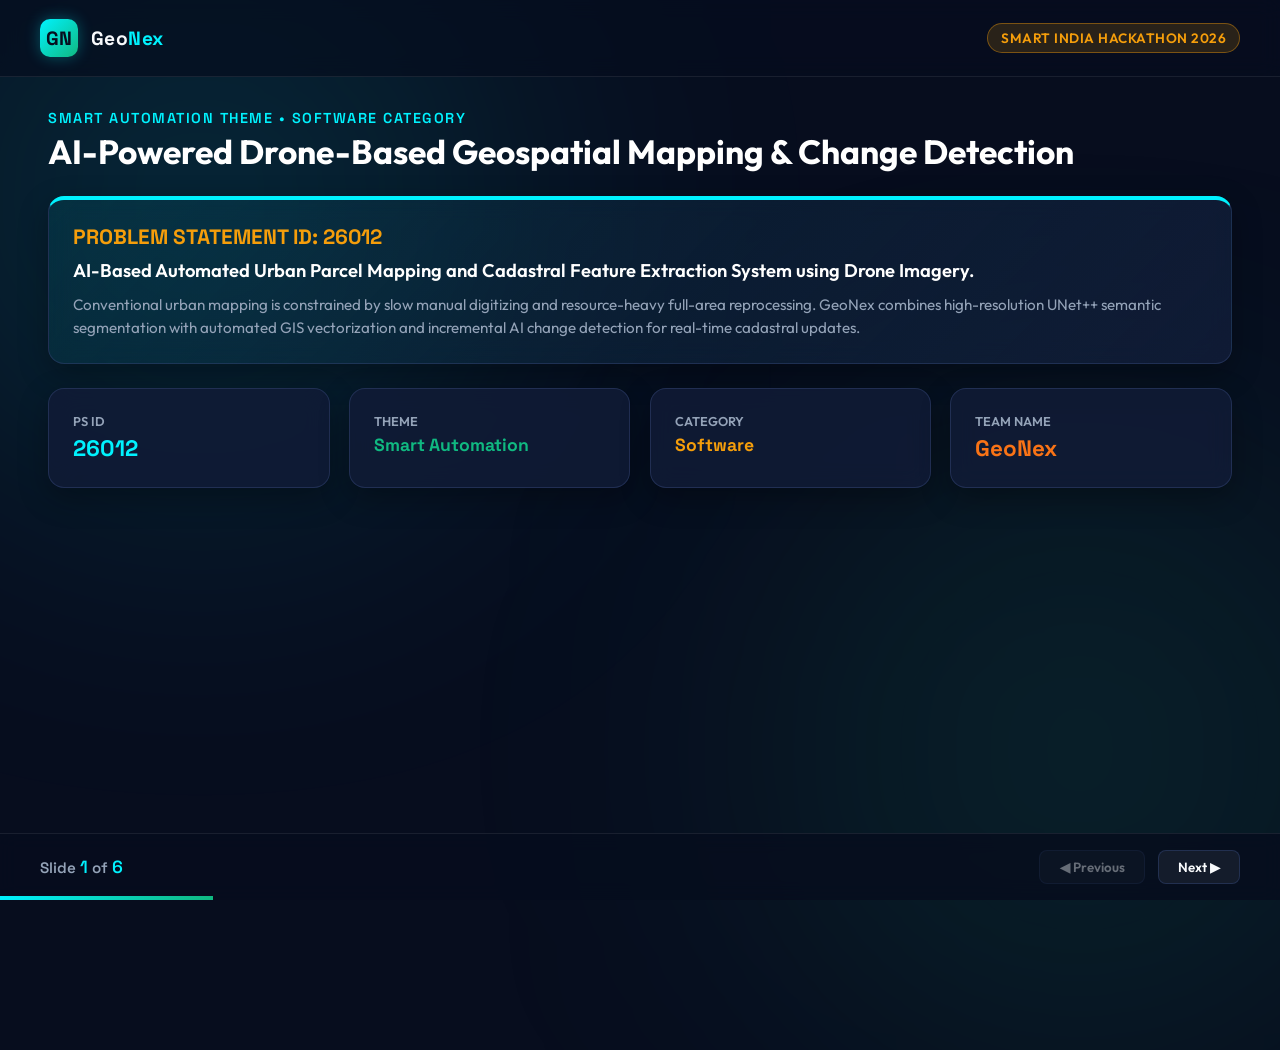
<file: presentation.html>
<!DOCTYPE html>
<html lang="en">
<head>
  <meta charset="UTF-8">
  <meta name="viewport" content="width=device-width, initial-scale=1.0">
  <title>GeoNex - Smart India Hackathon 2026 Presentation</title>
  <link rel="preconnect" href="https://fonts.googleapis.com">
  <link rel="preconnect" href="https://fonts.gstatic.com" crossorigin>
  <link href="https://fonts.googleapis.com/css2?family=Outfit:wght@300;400;500;600;700;800&family=Space+Grotesk:wght@400;500;600;700&display=swap" rel="stylesheet">
  <link rel="stylesheet" href="https://cdnjs.cloudflare.com/ajax/libs/font-awesome/6.4.0/css/all.min.css">
  <style>
    :root {
      --bg-dark: #070D1E;
      --card-bg: rgba(17, 28, 55, 0.85);
      --card-border: rgba(45, 62, 105, 0.6);
      --text-main: #F8FAFC;
      --text-muted: #94A3B8;
      --cyan: #00F2FE;
      --cyan-glow: rgba(0, 242, 254, 0.3);
      --emerald: #10B981;
      --emerald-glow: rgba(16, 185, 129, 0.3);
      --gold: #F59E0B;
      --orange: #F97316;
      --purple: #8B5CF6;
      --red: #EF4444;
    }

    * {
      box-sizing: border-box;
      margin: 0;
      padding: 0;
    }

    body {
      background-color: var(--bg-dark);
      color: var(--text-main);
      font-family: 'Outfit', sans-serif;
      overflow: hidden;
      height: 100vh;
      width: 100vw;
      user-select: none;
    }

    /* Ambient background glowing circles */
    .bg-glow {
      position: absolute;
      width: 600px;
      height: 600px;
      border-radius: 50%;
      filter: blur(140px);
      pointer-events: none;
      z-index: 0;
    }
    .glow-1 { top: -100px; left: -100px; background: rgba(0, 242, 254, 0.12); }
    .glow-2 { bottom: -150px; right: -100px; background: rgba(16, 185, 129, 0.12); }

    /* Slide Deck Viewport */
    .deck-container {
      position: relative;
      width: 100vw;
      height: 100vh;
      display: flex;
      flex-direction: column;
      justify-content: space-between;
      z-index: 1;
    }

    /* Top Navigation / Header bar */
    header {
      display: flex;
      justify-content: space-between;
      align-items: center;
      padding: 1.2rem 2.5rem;
      border-bottom: 1px solid rgba(255, 255, 255, 0.08);
      backdrop-filter: blur(10px);
      background: rgba(7, 13, 30, 0.7);
    }

    .brand {
      display: flex;
      align-items: center;
      gap: 0.8rem;
    }

    .brand-logo {
      width: 38px;
      height: 38px;
      background: linear-gradient(135deg, var(--cyan), var(--emerald));
      border-radius: 10px;
      display: flex;
      align-items: center;
      justify-content: center;
      font-family: 'Space Grotesk', sans-serif;
      font-weight: 800;
      font-size: 1.2rem;
      color: #070D1E;
      box-shadow: 0 0 15px var(--cyan-glow);
    }

    .brand-title {
      font-family: 'Space Grotesk', sans-serif;
      font-size: 1.2rem;
      font-weight: 700;
      letter-spacing: 0.5px;
    }
    .brand-title span { color: var(--cyan); }

    .sih-tag {
      background: rgba(245, 158, 11, 0.15);
      border: 1px solid rgba(245, 158, 11, 0.4);
      color: var(--gold);
      padding: 0.3rem 0.8rem;
      border-radius: 20px;
      font-size: 0.85rem;
      font-weight: 600;
      letter-spacing: 0.5px;
    }

    /* Main Slide Content Area */
    .slide-stage {
      flex: 1;
      position: relative;
      overflow: hidden;
    }

    .slide {
      position: absolute;
      top: 0;
      left: 0;
      width: 100%;
      height: 100%;
      padding: 2rem 3rem;
      opacity: 0;
      visibility: hidden;
      transform: translateY(20px) scale(0.98);
      transition: all 0.4s cubic-bezier(0.16, 1, 0.3, 1);
      display: flex;
      flex-direction: column;
    }

    .slide.active {
      opacity: 1;
      visibility: visible;
      transform: translateY(0) scale(1);
    }

    .slide-header {
      margin-bottom: 1.5rem;
    }

    .slide-sub {
      color: var(--cyan);
      font-family: 'Space Grotesk', sans-serif;
      font-size: 0.9rem;
      font-weight: 600;
      text-transform: uppercase;
      letter-spacing: 1.5px;
      margin-bottom: 0.3rem;
    }

    .slide-title {
      font-size: 2.1rem;
      font-weight: 700;
      color: #FFFFFF;
      line-height: 1.2;
    }

    /* Grid Layouts & Cards */
    .grid-2 {
      display: grid;
      grid-template-columns: 1fr 1fr;
      gap: 1.8rem;
      flex: 1;
    }

    .grid-3 {
      display: grid;
      grid-template-columns: repeat(3, 1fr);
      gap: 1.5rem;
      flex: 1;
    }

    .grid-4 {
      display: grid;
      grid-template-columns: repeat(4, 1fr);
      gap: 1.2rem;
    }

    .card {
      background: var(--card-bg);
      border: 1px solid var(--card-border);
      border-radius: 16px;
      padding: 1.5rem;
      backdrop-filter: blur(12px);
      box-shadow: 0 10px 30px rgba(0, 0, 0, 0.3);
      display: flex;
      flex-direction: column;
      position: relative;
      overflow: hidden;
      transition: border-color 0.3s ease;
    }

    .card:hover {
      border-color: rgba(0, 242, 254, 0.5);
    }

    .card.cyan-border { border-top: 4px solid var(--cyan); }
    .card.emerald-border { border-top: 4px solid var(--emerald); }
    .card.gold-border { border-top: 4px solid var(--gold); }
    .card.purple-border { border-top: 4px solid var(--purple); }

    .card-title {
      font-size: 1.15rem;
      font-weight: 700;
      margin-bottom: 0.8rem;
      display: flex;
      align-items: center;
      gap: 0.5rem;
    }

    .bullet-list {
      list-style: none;
      display: flex;
      flex-direction: column;
      gap: 0.65rem;
    }

    .bullet-list li {
      font-size: 0.95rem;
      color: var(--text-main);
      line-height: 1.45;
      position: relative;
      padding-left: 1.4rem;
    }

    .bullet-list li::before {
      content: '◆';
      position: absolute;
      left: 0;
      color: var(--cyan);
      font-size: 0.75rem;
      top: 2px;
    }

    .bullet-list.emerald li::before { color: var(--emerald); }
    .bullet-list.gold li::before { color: var(--gold); }

    /* Pipeline Flow Cards (Slide 2 & 3) */
    .flow-steps {
      display: flex;
      flex-direction: column;
      gap: 0.75rem;
      flex: 1;
    }

    .flow-step {
      background: rgba(255, 255, 255, 0.03);
      border: 1px solid var(--card-border);
      border-left: 4px solid var(--cyan);
      border-radius: 10px;
      padding: 0.75rem 1.2rem;
      display: flex;
      align-items: center;
      justify-content: space-between;
    }

    .flow-step .num {
      font-family: 'Space Grotesk', sans-serif;
      font-weight: 700;
      color: var(--cyan);
      font-size: 1rem;
      margin-right: 1rem;
    }

    .flow-step .label {
      font-weight: 600;
      font-size: 1rem;
    }

    .flow-step .desc {
      font-size: 0.85rem;
      color: var(--text-muted);
    }

    /* Comparison Diagram (Slide 5) */
    .comp-container {
      display: flex;
      flex-direction: column;
      gap: 1.2rem;
    }

    .comp-box {
      border-radius: 12px;
      padding: 1.2rem;
      display: flex;
      flex-direction: column;
      gap: 0.6rem;
    }

    .comp-box.traditional {
      background: rgba(239, 68, 68, 0.08);
      border: 1px solid rgba(239, 68, 68, 0.3);
    }

    .comp-box.proposed {
      background: rgba(16, 185, 129, 0.08);
      border: 1px solid rgba(16, 185, 129, 0.4);
      box-shadow: 0 0 20px rgba(16, 185, 129, 0.15);
    }

    .comp-title {
      font-family: 'Space Grotesk', sans-serif;
      font-weight: 700;
      font-size: 1rem;
    }

    .comp-box.traditional .comp-title { color: #FCA5A5; }
    .comp-box.proposed .comp-title { color: #6EE7B7; }

    .flow-arrows {
      display: flex;
      align-items: center;
      gap: 0.5rem;
      font-weight: 600;
      font-size: 0.9rem;
      flex-wrap: wrap;
    }

    .flow-pill {
      background: rgba(255, 255, 255, 0.08);
      padding: 0.35rem 0.75rem;
      border-radius: 8px;
      font-size: 0.85rem;
    }

    .arrow-icon { color: var(--cyan); font-weight: 800; }

    /* Quote Banner */
    .quote-banner {
      background: linear-gradient(135deg, rgba(245, 158, 11, 0.15), rgba(7, 13, 30, 0.9));
      border: 1px solid var(--gold);
      border-radius: 14px;
      padding: 1rem 1.8rem;
      text-align: center;
      font-size: 1.25rem;
      font-weight: 600;
      font-style: italic;
      color: var(--gold);
      box-shadow: 0 0 25px rgba(245, 158, 11, 0.2);
    }

    /* Custom System Architecture Pipeline Styles */
    .arch-diagram-container {
      display: flex;
      flex-direction: column;
      gap: 0.8rem;
      height: 100%;
      justify-content: space-between;
    }

    .pipeline-row {
      display: grid;
      grid-template-columns: repeat(6, 1fr);
      gap: 0.65rem;
      align-items: stretch;
    }

    .stage-box {
      background: rgba(17, 28, 55, 0.9);
      border-radius: 12px;
      border: 1px solid var(--card-border);
      padding: 0.75rem 0.65rem;
      display: flex;
      flex-direction: column;
      justify-content: space-between;
      position: relative;
      transition: all 0.3s ease;
      box-shadow: 0 4px 15px rgba(0,0,0,0.3);
    }

    .stage-box:hover {
      transform: translateY(-2px);
      box-shadow: 0 8px 25px rgba(0,0,0,0.4);
    }

    .stage-box.st-1 { border-top: 4px solid #3B82F6; }
    .stage-box.st-2 { border-top: 4px solid #10B981; }
    .stage-box.st-3 { border-top: 4px solid #8B5CF6; }
    .stage-box.st-4 { border-top: 4px solid #06B6D4; }
    .stage-box.st-5 { border-top: 4px solid #F59E0B; }
    .stage-box.st-6 { border-top: 4px solid #EF4444; }

    .stage-header-title {
      font-family: 'Space Grotesk', sans-serif;
      font-weight: 700;
      font-size: 0.82rem;
      line-height: 1.25;
      margin-bottom: 0.5rem;
    }

    .st-1 .stage-header-title { color: #60A5FA; }
    .st-2 .stage-header-title { color: #34D399; }
    .st-3 .stage-header-title { color: #A78BFA; }
    .st-4 .stage-header-title { color: #22D3EE; }
    .st-5 .stage-header-title { color: #FBBF24; }
    .st-6 .stage-header-title { color: #F87171; }

    .stage-content {
      display: flex;
      flex-direction: column;
      gap: 0.4rem;
      flex: 1;
    }

    .item-row {
      display: flex;
      align-items: center;
      gap: 0.4rem;
      font-size: 0.72rem;
      color: var(--text-main);
      background: rgba(255, 255, 255, 0.04);
      padding: 0.3rem 0.45rem;
      border-radius: 6px;
      border: 1px solid rgba(255, 255, 255, 0.05);
    }

    .item-row i {
      font-size: 0.8rem;
      width: 14px;
      text-align: center;
    }

    .badge-box {
      background: rgba(0, 0, 0, 0.35);
      border-radius: 6px;
      padding: 0.4rem;
      border: 1px solid rgba(255, 255, 255, 0.08);
      margin-top: auto;
    }

    .badge-box-title {
      font-size: 0.68rem;
      font-weight: 700;
      text-transform: uppercase;
      letter-spacing: 0.5px;
      margin-bottom: 0.25rem;
      display: flex;
      align-items: center;
      gap: 0.3rem;
    }

    .mask-tags {
      display: flex;
      flex-wrap: wrap;
      gap: 0.25rem;
    }

    .tag-chip {
      font-size: 0.65rem;
      padding: 0.15rem 0.4rem;
      border-radius: 4px;
      font-weight: 600;
      display: inline-flex;
      align-items: center;
      gap: 0.2rem;
    }

    .tag-chip.bldg { background: rgba(255, 87, 34, 0.2); color: #FF7043; border: 1px solid rgba(255, 87, 34, 0.4); }
    .tag-chip.road { background: rgba(96, 125, 139, 0.2); color: #90A4AE; border: 1px solid rgba(96, 125, 139, 0.4); }
    .tag-chip.water { background: rgba(2, 136, 209, 0.2); color: #29B6F6; border: 1px solid rgba(2, 136, 209, 0.4); }
    .tag-chip.roof { background: rgba(233, 30, 99, 0.2); color: #EC407A; border: 1px solid rgba(233, 30, 99, 0.4); }

    .tag-chip.ch-new { background: rgba(16, 185, 129, 0.2); color: #34D399; }
    .tag-chip.ch-rem { background: rgba(239, 68, 68, 0.2); color: #F87171; }
    .tag-chip.ch-mod { background: rgba(245, 158, 11, 0.2); color: #FBBF24; }

    /* Lower Tech Stack Row */
    .tech-stack-row {
      display: grid;
      grid-template-columns: repeat(4, 1fr);
      gap: 0.75rem;
      margin-top: 0.4rem;
    }

    .stack-box {
      background: var(--card-bg);
      border: 1px solid var(--card-border);
      border-radius: 12px;
      padding: 0.85rem;
      display: flex;
      flex-direction: column;
      gap: 0.5rem;
      box-shadow: 0 4px 20px rgba(0, 0, 0, 0.25);
      backdrop-filter: blur(12px);
    }

    .stack-box-title {
      font-family: 'Space Grotesk', sans-serif;
      font-size: 0.88rem;
      font-weight: 700;
      display: flex;
      align-items: center;
      gap: 0.5rem;
    }

    .stack-items {
      list-style: none;
      display: flex;
      flex-direction: column;
      gap: 0.35rem;
    }

    .stack-items li {
      font-size: 0.76rem;
      color: var(--text-main);
      display: flex;
      align-items: center;
      gap: 0.4rem;
    }

    .stack-items li::before {
      content: '▸';
      color: var(--cyan);
      font-size: 0.7rem;
    }

    /* Bottom Control Bar */
    footer {
      display: flex;
      justify-content: space-between;
      align-items: center;
      padding: 1rem 2.5rem;
      border-top: 1px solid rgba(255, 255, 255, 0.08);
      background: rgba(7, 13, 30, 0.85);
      backdrop-filter: blur(10px);
    }

    .slide-counter {
      font-family: 'Space Grotesk', sans-serif;
      font-weight: 600;
      font-size: 0.95rem;
      color: var(--text-muted);
    }
    .slide-counter span { color: var(--cyan); font-size: 1.1rem; }

    .nav-buttons {
      display: flex;
      gap: 0.8rem;
    }

    .nav-btn {
      background: rgba(255, 255, 255, 0.06);
      border: 1px solid var(--card-border);
      color: var(--text-main);
      padding: 0.5rem 1.2rem;
      border-radius: 8px;
      font-family: 'Outfit', sans-serif;
      font-weight: 600;
      cursor: pointer;
      transition: all 0.2s ease;
      display: flex;
      align-items: center;
      gap: 0.4rem;
    }

    .nav-btn:hover {
      background: var(--cyan);
      color: #070D1E;
      border-color: var(--cyan);
      box-shadow: 0 0 15px var(--cyan-glow);
    }

    /* Progress bar */
    .progress-bar {
      position: absolute;
      bottom: 0;
      left: 0;
      height: 4px;
      background: linear-gradient(90deg, var(--cyan), var(--emerald));
      width: 16.66%;
      transition: width 0.4s ease;
    }
  </style>
</head>
<body>

  <div class="bg-glow glow-1"></div>
  <div class="bg-glow glow-2"></div>

  <div class="deck-container">
    
    <!-- Top Header -->
    <header>
      <div class="brand">
        <div class="brand-logo">GN</div>
        <div class="brand-title">Geo<span>Nex</span></div>
      </div>
      <div class="sih-tag">SMART INDIA HACKATHON 2026</div>
    </header>

    <!-- Slide Stage -->
    <main class="slide-stage">

      <!-- ==========================================
           SLIDE 1: TITLE & OVERVIEW
           ========================================== -->
      <section class="slide active" id="slide-1">
        <div class="slide-header">
          <div class="slide-sub">Smart Automation Theme • Software Category</div>
          <h1 class="slide-title">AI-Powered Drone-Based Geospatial Mapping & Change Detection</h1>
        </div>

        <div style="display: flex; flex-direction: column; gap: 1.5rem; flex: 1;">
          <!-- Hero Card -->
          <div class="card cyan-border" style="background: linear-gradient(135deg, rgba(0, 242, 254, 0.08), rgba(17, 28, 55, 0.9));">
            <h2 style="font-size: 1.3rem; color: var(--gold); margin-bottom: 0.5rem; font-family: 'Space Grotesk', sans-serif;">
              PROBLEM STATEMENT ID: 26012
            </h2>
            <p style="font-size: 1.15rem; font-weight: 600; line-height: 1.4; color: #FFF; margin-bottom: 0.6rem;">
              AI-Based Automated Urban Parcel Mapping and Cadastral Feature Extraction System using Drone Imagery.
            </p>
            <p style="color: var(--text-muted); font-size: 0.95rem; line-height: 1.5;">
              Conventional urban mapping is constrained by slow manual digitizing and resource-heavy full-area reprocessing. GeoNex combines high-resolution UNet++ semantic segmentation with automated GIS vectorization and incremental AI change detection for real-time cadastral updates.
            </p>
          </div>

          <!-- Metadata 4-Grid -->
          <div class="grid-4">
            <div class="card">
              <div style="font-size: 0.8rem; color: var(--text-muted); font-weight: 600;">PS ID</div>
              <div style="font-size: 1.4rem; font-weight: 700; color: var(--cyan); font-family: 'Space Grotesk'; margin-top: 0.3rem;">26012</div>
            </div>
            <div class="card">
              <div style="font-size: 0.8rem; color: var(--text-muted); font-weight: 600;">THEME</div>
              <div style="font-size: 1.1rem; font-weight: 700; color: var(--emerald); font-family: 'Space Grotesk'; margin-top: 0.3rem;">Smart Automation</div>
            </div>
            <div class="card">
              <div style="font-size: 0.8rem; color: var(--text-muted); font-weight: 600;">CATEGORY</div>
              <div style="font-size: 1.1rem; font-weight: 700; color: var(--gold); font-family: 'Space Grotesk'; margin-top: 0.3rem;">Software</div>
            </div>
            <div class="card">
              <div style="font-size: 0.8rem; color: var(--text-muted); font-weight: 600;">TEAM NAME</div>
              <div style="font-size: 1.4rem; font-weight: 700; color: var(--orange); font-family: 'Space Grotesk'; margin-top: 0.3rem;">GeoNex</div>
            </div>
          </div>
        </div>
      </section>

      <!-- ==========================================
           SLIDE 2: PROBLEM & SOLUTION
           ========================================== -->
      <section class="slide" id="slide-2">
        <div class="slide-header">
          <div class="slide-sub">System Pipeline & Value Proposition</div>
          <h1 class="slide-title">How GeoNex Solves Urban Parcel Extraction</h1>
        </div>

        <div class="grid-2">
          <!-- Left: Flowchart -->
          <div class="card cyan-border">
            <div class="card-title" style="color: var(--cyan);">
              <span>⚡</span> End-to-End Pipeline Workflow
            </div>
            <div class="flow-steps">
              <div class="flow-step">
                <span class="num">01</span>
                <div>
                  <div class="label">Drone Orthomosaic Imagery</div>
                  <div class="desc">ECW / GeoTIFF high-resolution aerial rasters</div>
                </div>
              </div>
              <div class="flow-step">
                <span class="num">02</span>
                <div>
                  <div class="label">Geospatial Pre-processing</div>
                  <div class="desc">Tiling, normalization & WGS84 geo-referencing</div>
                </div>
              </div>
              <div class="flow-step">
                <span class="num">03</span>
                <div>
                  <div class="label">AI Multi-Class Segmentation</div>
                  <div class="desc">UNet++ extracts Buildings, Roads, Water, Rooftops</div>
                </div>
              </div>
              <div class="flow-step">
                <span class="num">04</span>
                <div>
                  <div class="label">GIS Vectorization & DB</div>
                  <div class="desc">Raster masks → Polygonized GeoJSON in PostGIS</div>
                </div>
              </div>
              <div class="flow-step">
                <span class="num">05</span>
                <div>
                  <div class="label">AI Change Detection Engine</div>
                  <div class="desc">Re-processes & updates ONLY modified land parcels</div>
                </div>
              </div>
            </div>
          </div>

          <!-- Right: Bullet Points -->
          <div style="display: flex; flex-direction: column; gap: 1.2rem;">
            <div class="card emerald-border" style="flex: 1;">
              <div class="card-title" style="color: var(--emerald);">
                <span>🎯</span> How It Addresses The Problem
              </div>
              <ul class="bullet-list emerald">
                <li>Automates geographic feature extraction from high-res drone imagery.</li>
                <li>Reduces manual GIS parcel mapping & digitizing effort by over 80%.</li>
                <li>Maintains a reusable master spatial PostGIS database.</li>
                <li>Subsequent surveys update only changed regions instead of full reprocessing.</li>
                <li>Provides instant map-ready GIS layers for municipal urban planning.</li>
              </ul>
            </div>

            <div class="card gold-border" style="flex: 1;">
              <div class="card-title" style="color: var(--gold);">
                <span>💡</span> Innovation & Key Uniqueness
              </div>
              <ul class="bullet-list gold">
                <li><strong>Incremental Updating:</strong> Recomputes modified parcels only.</li>
                <li><strong>Multi-Class Extraction:</strong> Buildings + Roads + Water + Rooftop types.</li>
                <li><strong>Confidence-Based Validation:</strong> Flags ambiguous masks for human verification.</li>
                <li><strong>Web GIS Dashboard:</strong> Interactive visual map analytics and layer controls.</li>
              </ul>
            </div>
          </div>
        </div>
      </section>

      <!-- ==========================================
           SLIDE 3: TECHNICAL APPROACH & SYSTEM ARCHITECTURE
           ========================================== -->
      <section class="slide" id="slide-3">
        <div class="slide-header" style="margin-bottom: 0.6rem;">
          <div class="slide-sub">Deep Learning & GIS System Architecture</div>
          <h1 class="slide-title">End-to-End Technical Workflow & Infrastructure</h1>
        </div>

        <div class="arch-diagram-container">
          <!-- TOP ROW: 6 PIPELINE STAGES -->
          <div class="pipeline-row">

            <!-- STAGE 1 -->
            <div class="stage-box st-1">
              <div class="stage-header-title">1. Input Data<br><span style="font-weight:400; opacity:0.85; font-size:0.75rem;">(Drone Imagery)</span></div>
              <div class="stage-content">
                <div class="item-row"><i class="fa-solid fa-layer-group" style="color:#60A5FA;"></i> <span><strong>ECW / GeoTIFF</strong><br><small style="color:var(--text-muted);">(Raster)</small></span></div>
                <div style="text-align:center; font-weight:700; color:#60A5FA; font-size:0.75rem;">+</div>
                <div class="item-row"><i class="fa-solid fa-draw-polygon" style="color:#60A5FA;"></i> <span><strong>Shapefiles</strong><br><small style="color:var(--text-muted);">(Vector)</small></span></div>
              </div>
            </div>

            <!-- STAGE 2 -->
            <div class="stage-box st-2">
              <div class="stage-header-title">2. Pre-processing<br><span style="font-weight:400; opacity:0.85; font-size:0.75rem;">(Geospatial Engine)</span></div>
              <div class="stage-content">
                <div class="item-row"><i class="fa-solid fa-file-check" style="color:#34D399;"></i> <span>Read & Validate</span></div>
                <div class="item-row"><i class="fa-solid fa-crop-simple" style="color:#34D399;"></i> <span>Tiling & Resize</span></div>
                <div class="item-row"><i class="fa-solid fa-sliders" style="color:#34D399;"></i> <span>Normalization (0–1)</span></div>
                <div class="item-row"><i class="fa-solid fa-earth-americas" style="color:#34D399;"></i> <span>Geo-referencing (GDAL)</span></div>
              </div>
            </div>

            <!-- STAGE 3 -->
            <div class="stage-box st-3">
              <div class="stage-header-title">3. AI Model<br><span style="font-weight:400; opacity:0.85; font-size:0.75rem;">(UNet++ Architecture)</span></div>
              <div class="stage-content">
                <div class="item-row"><i class="fa-solid fa-brain" style="color:#A78BFA;"></i> <span>Input Image ➔ UNet++</span></div>
                <div class="mask-tags" style="margin: 0.2rem 0;">
                  <span class="tag-chip bldg"><i class="fa-solid fa-building"></i> Buildings</span>
                  <span class="tag-chip road"><i class="fa-solid fa-road"></i> Roads</span>
                  <span class="tag-chip water"><i class="fa-solid fa-water"></i> Water</span>
                  <span class="tag-chip roof"><i class="fa-solid fa-house"></i> Rooftops</span>
                </div>
                <div class="badge-box">
                  <div class="badge-box-title" style="color:#A78BFA;"><i class="fa-solid fa-microchip"></i> Training</div>
                  <div style="font-size:0.65rem; color:var(--text-muted); line-height:1.35;">
                    • Loss: Dice + CE<br>
                    • Optimizer: Adam<br>
                    • Epochs & Batch Tuning
                  </div>
                </div>
              </div>
            </div>

            <!-- STAGE 4 -->
            <div class="stage-box st-4">
              <div class="stage-header-title">4. Inference & Extract<br><span style="font-weight:400; opacity:0.85; font-size:0.75rem;">(Feature Engine)</span></div>
              <div class="stage-content">
                <div class="item-row"><i class="fa-solid fa-bolt" style="color:#22D3EE;"></i> <span>New Image ➔ Model</span></div>
                <div class="mask-tags" style="margin: 0.2rem 0;">
                  <span class="tag-chip bldg">Buildings</span>
                  <span class="tag-chip road">Roads</span>
                  <span class="tag-chip water">Water</span>
                  <span class="tag-chip roof">Rooftops</span>
                </div>
                <div class="badge-box">
                  <div class="badge-box-title" style="color:#22D3EE;"><i class="fa-solid fa-wand-magic-sparkles"></i> Post-process</div>
                  <div style="font-size:0.65rem; color:var(--text-muted); line-height:1.35;">
                    • Noise Removal<br>
                    • Morphological Ops<br>
                    • Polygonization
                  </div>
                </div>
              </div>
            </div>

            <!-- STAGE 5 -->
            <div class="stage-box st-5">
              <div class="stage-header-title">5. GIS Mapping<br><span style="font-weight:400; opacity:0.85; font-size:0.75rem;">(Web Application)</span></div>
              <div class="stage-content">
                <div class="item-row"><i class="fa-solid fa-map-location-dot" style="color:#FBBF24;"></i> <span>Map Visualizer</span></div>
                <div class="mask-tags" style="margin: 0.2rem 0;">
                  <span class="tag-chip bldg">Buildings</span>
                  <span class="tag-chip road">Roads</span>
                  <span class="tag-chip water">Water</span>
                  <span class="tag-chip roof">Rooftops</span>
                </div>
                <div class="item-row" style="margin-top:auto;"><i class="fa-solid fa-file-code" style="color:#FBBF24;"></i> <span><strong>GeoJSON / Shapefile</strong><br><small style="color:var(--text-muted);">(Vector Output)</small></span></div>
              </div>
            </div>

            <!-- STAGE 6 -->
            <div class="stage-box st-6">
              <div class="stage-header-title">6. Change Detection<br><span style="font-weight:400; opacity:0.85; font-size:0.75rem;">(& DB Update)</span></div>
              <div class="stage-content">
                <div class="item-row"><i class="fa-solid fa-right-left" style="color:#F87171;"></i> <span>2025 vs 2026 Survey</span></div>
                <div class="mask-tags" style="margin: 0.2rem 0;">
                  <span class="tag-chip ch-new">+ New</span>
                  <span class="tag-chip ch-rem">- Removed</span>
                  <span class="tag-chip ch-mod">~ Modified</span>
                </div>
                <div class="badge-box" style="background: rgba(239, 68, 68, 0.15); border-color: rgba(239, 68, 68, 0.4);">
                  <div class="badge-box-title" style="color:#F87171;"><i class="fa-solid fa-database"></i> Update Database</div>
                  <div style="font-size:0.65rem; color:var(--text-muted);">Incremental PostGIS Sync</div>
                </div>
              </div>
            </div>

          </div> <!-- /pipeline-row -->

          <!-- DOWN ARROW BAR CONNECTING TOP WORKFLOW TO BOTTOM TECH STACK -->
          <div style="display: flex; align-items: center; justify-content: center; margin: 0.15rem 0;">
            <div style="height: 1px; flex: 1; background: linear-gradient(90deg, transparent, rgba(0, 242, 254, 0.4), transparent);"></div>
            <span style="color: var(--cyan); font-weight: 700; font-size: 0.8rem; padding: 0 0.8rem; letter-spacing: 1px;">
              SYSTEM ARCHITECTURE & INFRASTRUCTURE STACK <i class="fa-solid fa-arrow-down" style="margin-left: 4px;"></i>
            </span>
            <div style="height: 1px; flex: 1; background: linear-gradient(90deg, transparent, rgba(0, 242, 254, 0.4), transparent);"></div>
          </div>

          <!-- LOWER TECH STACK ROW (4 STACK BOXES) -->
          <div class="tech-stack-row">
            <div class="stack-box" style="border-top: 3px solid #00F2FE;">
              <div class="stack-box-title" style="color: #00F2FE;">
                <i class="fa-solid fa-laptop-code"></i> Frontend (Web App)
              </div>
              <ul class="stack-items">
                <li>Image Upload</li>
                <li>Map Visualization</li>
                <li>Results & Layers</li>
              </ul>
            </div>

            <div class="stack-box" style="border-top: 3px solid #10B981;">
              <div class="stack-box-title" style="color: #10B981;">
                <i class="fa-solid fa-server"></i> Backend (FastAPI)
              </div>
              <ul class="stack-items">
                <li>API Endpoints</li>
                <li>Processing Pipeline</li>
                <li>GeoJSON Output</li>
              </ul>
            </div>

            <div class="stack-box" style="border-top: 3px solid #F59E0B;">
              <div class="stack-box-title" style="color: #F59E0B;">
                <i class="fa-solid fa-database"></i> Database (PostgreSQL + PostGIS)
              </div>
              <ul class="stack-items">
                <li>Store Geospatial Data</li>
                <li>Feature Attributes</li>
                <li>Versioning (Surveys)</li>
              </ul>
            </div>

            <div class="stack-box" style="border-top: 3px solid #8B5CF6;">
              <div class="stack-box-title" style="color: #8B5CF6;">
                <i class="fa-solid fa-cloud"></i> Cloud (AWS - Optional)
              </div>
              <ul class="stack-items">
                <li>S3 (Image & Output Storage)</li>
                <li>EC2 (GPU for Processing)</li>
                <li>Scalable Deployment</li>
              </ul>
            </div>
          </div>

        </div>
      </section>

      <!-- ==========================================
           SLIDE 4: FEASIBILITY AND VIABILITY
           ========================================== -->
      <section class="slide" id="slide-4">
        <div class="slide-header">
          <div class="slide-sub">Feasibility, Scalability & Mitigation</div>
          <h1 class="slide-title">Feasibility, Viability & Technical Mitigations</h1>
        </div>

        <div style="display: flex; flex-direction: column; gap: 1.2rem; flex: 1;">
          <!-- Top 3 Feasibility Pillars -->
          <div class="grid-3">
            <div class="card cyan-border">
              <div class="card-title" style="color: var(--cyan);">Technical Feasibility</div>
              <p style="font-size: 0.95rem; color: var(--text-muted); line-height: 1.5;">
                Built on industry-standard AI models (UNet++), spatial libraries (GDAL, Rasterio, Shapely), and standard PyTorch GPU inference pipelines.
              </p>
            </div>
            <div class="card emerald-border">
              <div class="card-title" style="color: var(--emerald);">Operational Viability</div>
              <p style="font-size: 0.95rem; color: var(--text-muted); line-height: 1.5;">
                Initial survey creates the master cadastral database. Subsequent drone flights trigger incremental change detection without reprocessing intact areas.
              </p>
            </div>
            <div class="card gold-border">
              <div class="card-title" style="color: var(--gold);">Scalability</div>
              <p style="font-size: 0.95rem; color: var(--text-muted); line-height: 1.5;">
                Overlapping tile-based processing + Docker containerization allows seamless scale-out to city-wide or state-wide drone and satellite surveys.
              </p>
            </div>
          </div>

          <!-- Technical Challenge / Solution Matrix Table -->
          <div class="card" style="flex: 1;">
            <div class="card-title" style="color: var(--cyan); margin-bottom: 0.6rem;">
              <span>🛡️</span> Technical Challenges & Proposed Solutions Matrix
            </div>

            <div style="display: grid; grid-template-columns: 1fr 1.6fr; gap: 0.6rem 1.5rem; font-size: 0.9rem; overflow-y: auto;">
              <div style="font-weight: 700; color: var(--gold);">Challenge</div>
              <div style="font-weight: 700; color: var(--emerald);">Proposed Solution</div>

              <div style="border-top: 1px solid var(--card-border); padding-top: 0.4rem; font-weight: 600;">Limited Training Data</div>
              <div style="border-top: 1px solid var(--card-border); padding-top: 0.4rem; color: var(--text-muted);">Data augmentation (spectral shifts, rotations) + transfer learning from aerial datasets.</div>

              <div style="border-top: 1px solid var(--card-border); padding-top: 0.4rem; font-weight: 600;">Building Segmentation Errors</div>
              <div style="border-top: 1px solid var(--card-border); padding-top: 0.4rem; color: var(--text-muted);">Combined Dice + Focal loss formulation + morphological polygon boundary smoothing.</div>

              <div style="border-top: 1px solid var(--card-border); padding-top: 0.4rem; font-weight: 600;">Water / Algae Confusion</div>
              <div style="border-top: 1px solid var(--card-border); padding-top: 0.4rem; color: var(--text-muted);">Hard-negative mining + multi-spectral NDWI band integration where available.</div>

              <div style="border-top: 1px solid var(--card-border); padding-top: 0.4rem; font-weight: 600;">Image Misalignment & Large Size</div>
              <div style="border-top: 1px solid var(--card-border); padding-top: 0.4rem; color: var(--text-muted);">Automated geospatial registration + adaptive overlapping tile processing engine.</div>

              <div style="border-top: 1px solid var(--card-border); padding-top: 0.4rem; font-weight: 600;">Reprocessing Entire Area</div>
              <div style="border-top: 1px solid var(--card-border); padding-top: 0.4rem; color: var(--text-muted);">AI-based change detection recomputes modified parcels only (saving >80% compute).</div>
            </div>
          </div>
        </div>
      </section>

      <!-- ==========================================
           SLIDE 5: IMPACT AND BENEFITS
           ========================================== -->
      <section class="slide" id="slide-5">
        <div class="slide-header">
          <div class="slide-sub">Paradigm Shift & Quantifiable Impact</div>
          <h1 class="slide-title">Visual Paradigm Shift & Key Benefits</h1>
        </div>

        <div style="display: flex; flex-direction: column; gap: 1.2rem; flex: 1;">
          <div class="grid-2" style="flex: 1;">
            <!-- Left: Visual Comparison Diagram -->
            <div class="card cyan-border">
              <div class="card-title" style="color: var(--cyan); margin-bottom: 1rem;">
                <span>🔄</span> Workflow Comparison: Traditional vs GeoNex
              </div>

              <div class="comp-container">
                <!-- Traditional -->
                <div class="comp-box traditional">
                  <div class="comp-title">TRADITIONAL WORKFLOW (Resource Heavy)</div>
                  <div class="flow-arrows">
                    <span class="flow-pill">Full Area Drone Image</span>
                    <span class="arrow-icon">➔</span>
                    <span class="flow-pill">Full AI Re-Processing</span>
                    <span class="arrow-icon">➔</span>
                    <span class="flow-pill" style="color: #FCA5A5;">High Compute Cost & Slow</span>
                  </div>
                </div>

                <!-- Proposed -->
                <div class="comp-box proposed">
                  <div class="comp-title">GEONEX PROPOSED WORKFLOW (Smart & Incremental)</div>
                  <div class="flow-arrows">
                    <span class="flow-pill">Existing Map + New Survey</span>
                    <span class="arrow-icon">➔</span>
                    <span class="flow-pill" style="color: var(--emerald);">AI Change Engine</span>
                  </div>
                  <div class="flow-arrows" style="margin-top: 0.4rem;">
                    <span class="arrow-icon">➔</span>
                    <span class="flow-pill" style="background: rgba(16, 185, 129, 0.2); color: #6EE7B7; font-weight: 700;">Re-process Changed Parcels ONLY</span>
                    <span class="arrow-icon">➔</span>
                    <span class="flow-pill" style="color: var(--cyan);">Instant Database Update</span>
                  </div>
                </div>
              </div>
            </div>

            <!-- Right: Benefits Grid -->
            <div class="card gold-border">
              <div class="card-title" style="color: var(--gold); margin-bottom: 0.8rem;">
                <span>🌟</span> Key Benefit Categories
              </div>

              <div style="display: flex; flex-direction: column; gap: 0.9rem;">
                <div>
                  <div style="font-weight: 700; color: var(--cyan); font-size: 0.95rem;">Urban & Cadastral Planning</div>
                  <div style="font-size: 0.85rem; color: var(--text-muted); margin-top: 0.2rem;">Faster building/road mapping, automated parcel extraction, and updated GIS planning layers.</div>
                </div>
                <div>
                  <div style="font-weight: 700; color: var(--emerald); font-size: 0.95rem;">Economic & Compute Efficiency</div>
                  <div style="font-size: 0.85rem; color: var(--text-muted); margin-top: 0.2rem;">Reduces manual digitizing effort by >80% and eliminates redundant full-area AI inference.</div>
                </div>
                <div>
                  <div style="font-weight: 700; color: var(--gold); font-size: 0.95rem;">Environmental Monitoring</div>
                  <div style="font-size: 0.85rem; color: var(--text-muted); margin-top: 0.2rem;">Monitors water body encroachments, vegetation loss, and urban land-use transitions.</div>
                </div>
                <div>
                  <div style="font-weight: 700; color: var(--purple); font-size: 0.95rem;">Disaster Management</div>
                  <div style="font-size: 0.85rem; color: var(--text-muted); margin-top: 0.2rem;">Rapid post-disaster damage mapping and quick hazard assessment for emergency response.</div>
                </div>
              </div>
            </div>
          </div>

          <!-- Bottom Quote Punchline Banner -->
          <div class="quote-banner">
            “Build the map once, detect the changes later, and update only what has changed.”
          </div>
        </div>
      </section>

      <!-- ==========================================
           SLIDE 6: RESEARCH AND REFERENCES
           ========================================== -->
      <section class="slide" id="slide-6">
        <div class="slide-header">
          <div class="slide-sub">Technical Literature & Frameworks</div>
          <h1 class="slide-title">Research Areas, Tech Stack & References</h1>
        </div>

        <div class="grid-3">
          <!-- Col 1 -->
          <div class="card cyan-border">
            <div class="card-title" style="color: var(--cyan);">
              <span>🔗</span> Primary Repository & Refs
            </div>
            <div style="display: flex; flex-direction: column; gap: 0.8rem; margin-top: 0.5rem;">
              <div>
                <div style="font-weight: 700; font-size: 0.95rem;">GitHub Repository</div>
                <a href="https://github.com/Kabeer2004/ProjectVaayu" target="_blank" style="color: var(--cyan); font-size: 0.85rem; text-decoration: none; word-break: break-all;">
                  https://github.com/Kabeer2004/ProjectVaayu
                </a>
              </div>
              <div>
                <div style="font-weight: 700; font-size: 0.95rem;">Drone Feature Extraction</div>
                <div style="font-size: 0.85rem; color: var(--text-muted);">High-resolution UAV orthomosaic processing pipeline.</div>
              </div>
              <div>
                <div style="font-weight: 700; font-size: 0.95rem;">UNet++ Segmentation</div>
                <div style="font-size: 0.85rem; color: var(--text-muted);">Nested UNet architecture with skip pathways for accurate parcel boundaries.</div>
              </div>
            </div>
          </div>

          <!-- Col 2 -->
          <div class="card emerald-border">
            <div class="card-title" style="color: var(--emerald);">
              <span>📚</span> Core Research Domains
            </div>
            <ul class="bullet-list emerald" style="margin-top: 0.5rem;">
              <li>Semantic Segmentation in High-Res Remote Sensing</li>
              <li>Deep Learning for Cadastral Feature Extraction</li>
              <li>Automated Vectorization (Raster to GeoJSON)</li>
              <li>Bi-temporal Spatial Change Detection</li>
              <li>Geospatial Image Registration & Alignment</li>
              <li>PostGIS Spatial Indexing & Versioning</li>
            </ul>
          </div>

          <!-- Col 3 -->
          <div class="card gold-border">
            <div class="card-title" style="color: var(--gold);">
              <span>⚙️</span> Tech Stack & Libraries
            </div>
            <div style="display: flex; flex-direction: column; gap: 0.65rem; margin-top: 0.5rem; font-size: 0.85rem;">
              <div><strong style="color: var(--text-main);">AI Models:</strong> <span style="color: var(--text-muted);">PyTorch, UNet++, segmentation_models_pytorch</span></div>
              <div><strong style="color: var(--text-main);">GIS Libraries:</strong> <span style="color: var(--text-muted);">GDAL, Rasterio, Shapely, GeoPandas</span></div>
              <div><strong style="color: var(--text-main);">Spatial Database:</strong> <span style="color: var(--text-muted);">PostgreSQL 15 + PostGIS extension</span></div>
              <div><strong style="color: var(--text-main);">Backend:</strong> <span style="color: var(--text-muted);">FastAPI async REST microservice</span></div>
              <div><strong style="color: var(--text-main);">Frontend:</strong> <span style="color: var(--text-muted);">Leaflet.js / Mapbox GL JS, GeoJSON</span></div>
              <div><strong style="color: var(--text-main);">Deployment:</strong> <span style="color: var(--text-muted);">Docker microservices, AWS S3 / EC2</span></div>
            </div>
          </div>
        </div>
      </section>

    </main>

    <!-- Bottom Footer Navigation -->
    <footer>
      <div class="slide-counter">Slide <span id="current-slide-num">1</span> of <span>6</span></div>
      <div class="nav-buttons">
        <button class="nav-btn" id="prev-btn" onclick="prevSlide()">◀ Previous</button>
        <button class="nav-btn" id="next-btn" onclick="nextSlide()">Next ▶</button>
      </div>
      <div class="progress-bar" id="progress-bar"></div>
    </footer>

  </div>

  <script>
    let currentSlide = 1;
    const totalSlides = 6;

    function updateSlide() {
      document.querySelectorAll('.slide').forEach((slide, idx) => {
        if (idx + 1 === currentSlide) {
          slide.classList.add('active');
        } else {
          slide.classList.remove('active');
        }
      });

      document.getElementById('current-slide-num').innerText = currentSlide;
      const progressPercent = (currentSlide / totalSlides) * 100;
      document.getElementById('progress-bar').style.width = progressPercent + '%';

      document.getElementById('prev-btn').style.opacity = currentSlide === 1 ? '0.4' : '1';
      document.getElementById('next-btn').style.opacity = currentSlide === totalSlides ? '0.4' : '1';
    }

    function nextSlide() {
      if (currentSlide < totalSlides) {
        currentSlide++;
        updateSlide();
      }
    }

    function prevSlide() {
      if (currentSlide > 1) {
        currentSlide--;
        updateSlide();
      }
    }

    document.addEventListener('keydown', (e) => {
      if (e.key === 'ArrowRight' || e.key === ' ' || e.key === 'PageDown') {
        nextSlide();
      } else if (e.key === 'ArrowLeft' || e.key === 'PageUp') {
        prevSlide();
      }
    });

    updateSlide();
  </script>
</body>
</html>
</file>
